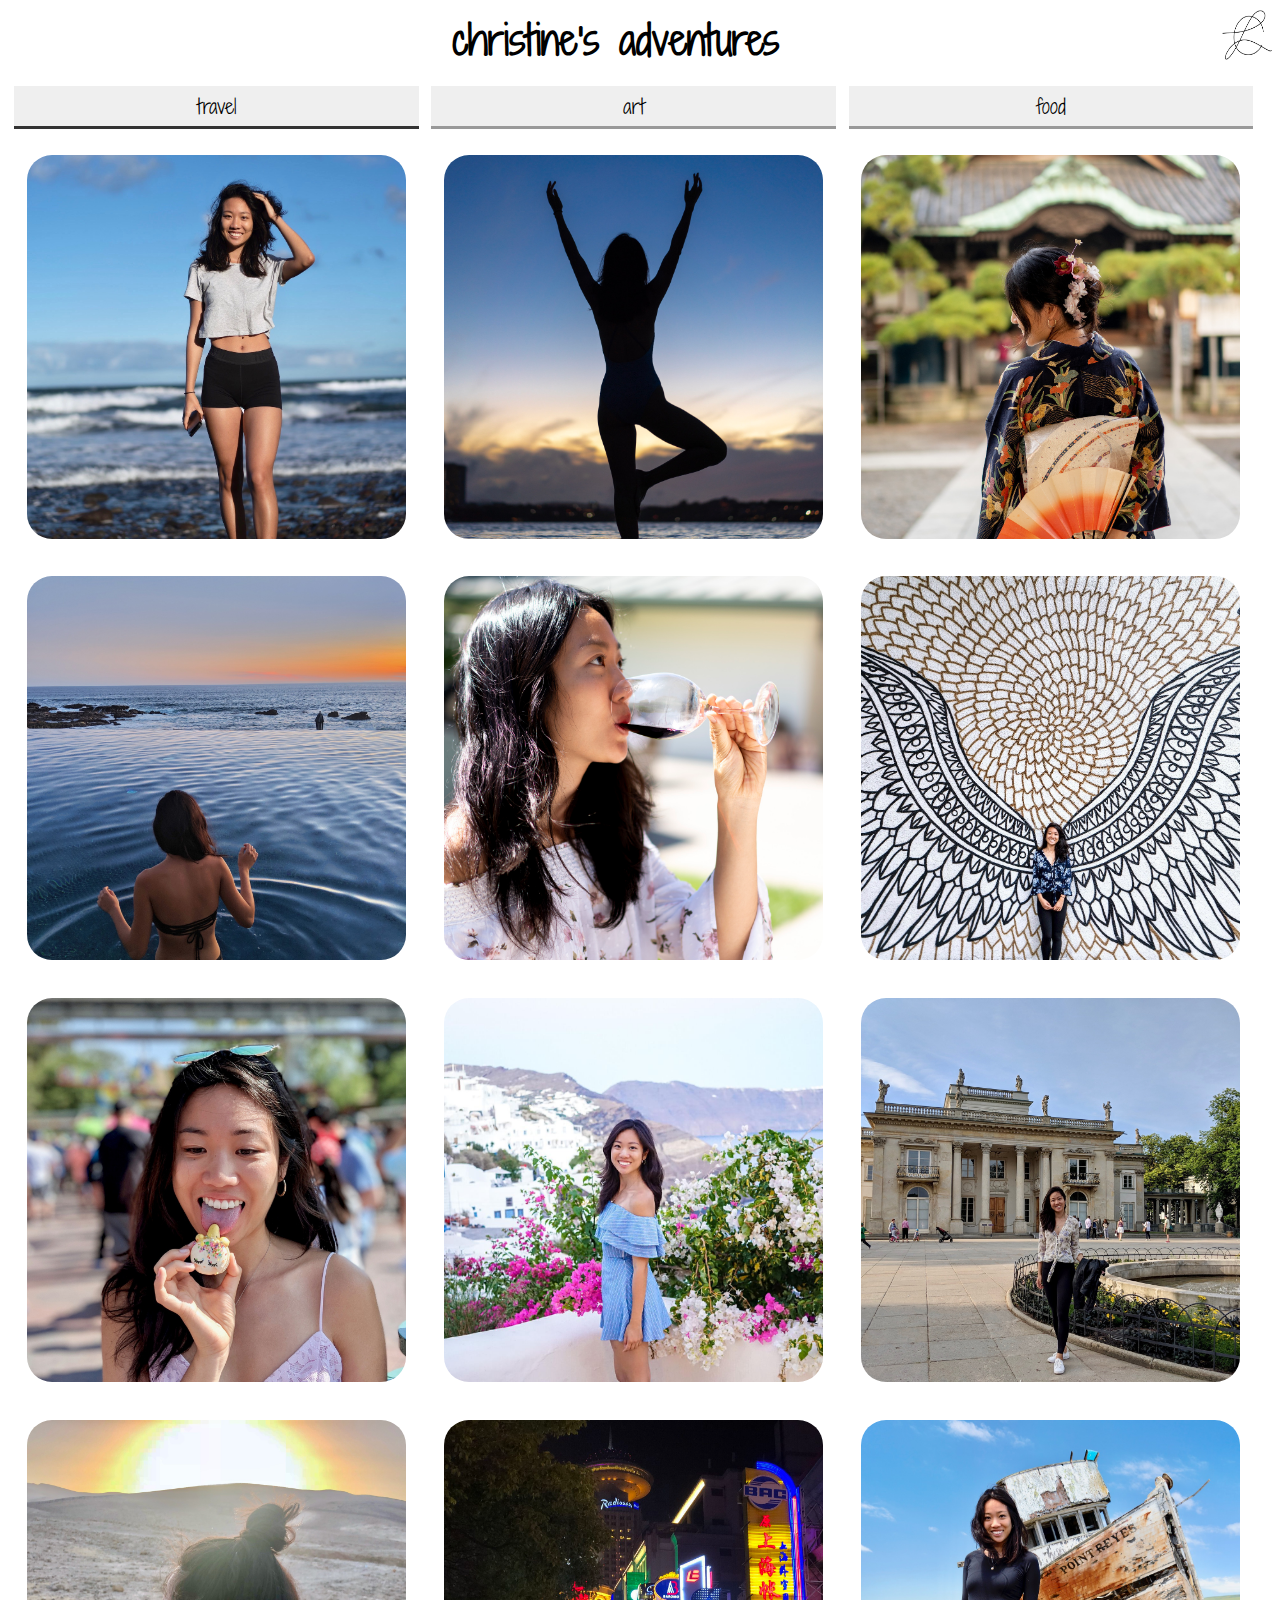
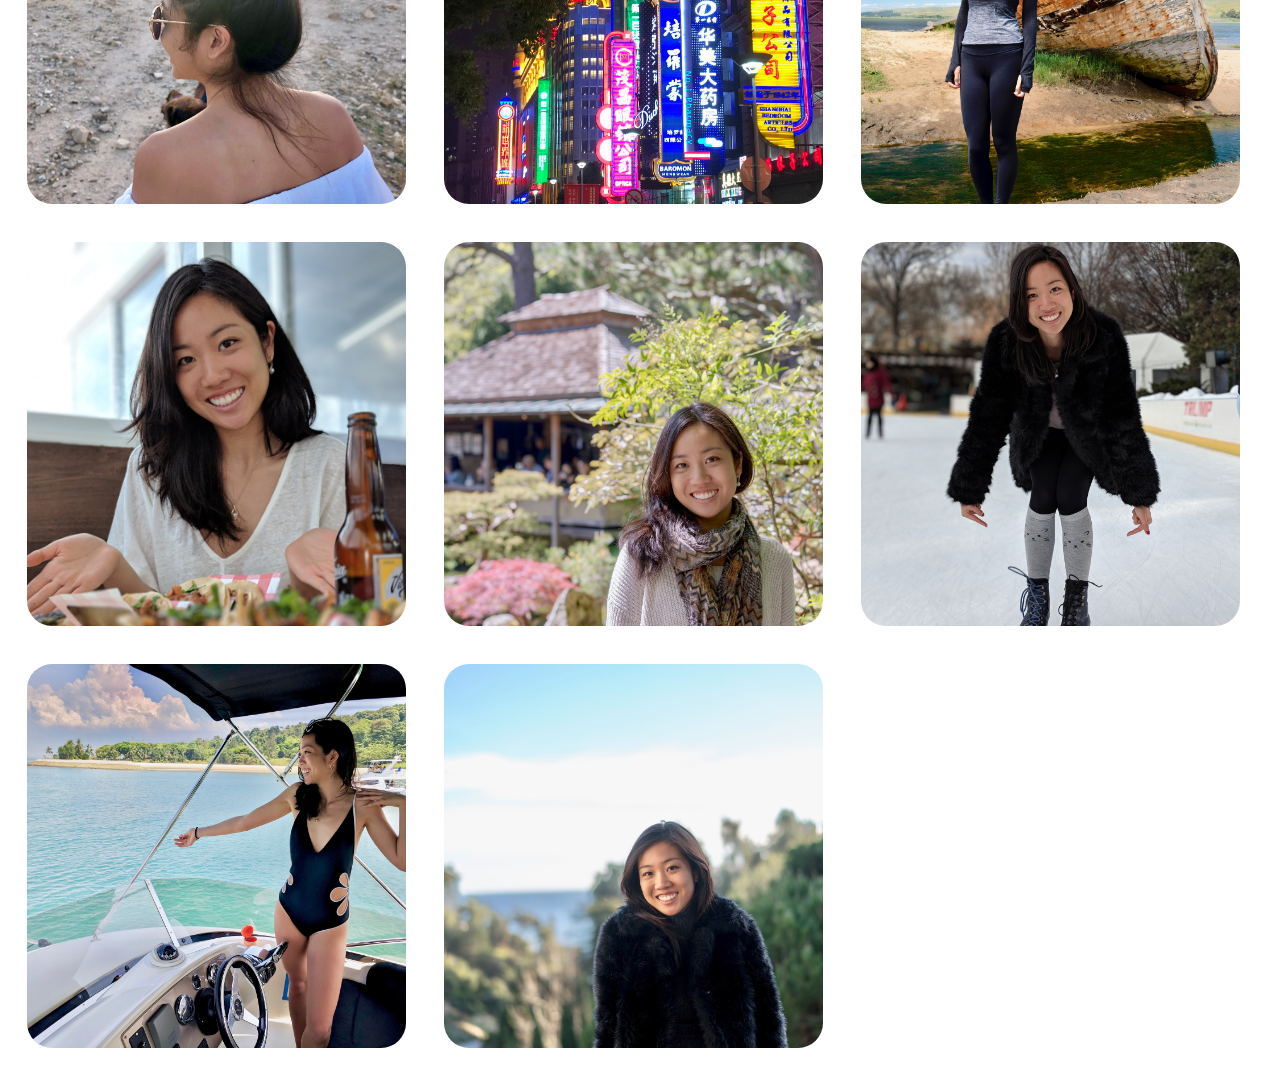
<file: index.html>
<!DOCTYPE html>
<html lang="en">

<head>
    <link href="https://fonts.googleapis.com/css?family=Shadows+Into+Light+Two" rel="stylesheet">
    <link rel="stylesheet" href="css/style.css">
    <link rel="stylesheet" href="css/image.css">  
    <link rel="stylesheet" href="css/tab.css">
    <script type="text/javascript" src="http://code.jquery.com/jquery-1.7.1.min.js"></script>
    <script src="js/opentab.js"></script>  
</head>

<body>
    
    <div class="header-container">
        <h1 class="title">christine's adventures</h1>
        <img class="signature" src="media/signature.png" alt="signature">    
    </div>

    <div class="tab">
        <button class="tablink" onclick="openTab('travel', this)" style="border-bottom: 3px solid #333;">travel</button>
        <button class="tablink" onclick="openTab('art', this)">art</button>
        <button class="tablink" onclick="openTab('food', this)">food</button>
    </div>
<div id="travel" class="img-container" style="display: block;"><div class="flip-card"><div class="flipper"><div class="front" id=2018_12_12_Hawaii.jpg><img class="main-image" src="media/travel/2018_12_12_Hawaii.jpg"></div><div class="back" id=2018_12_12_Hawaii.jpg><img class="main-image" src="media/travel/2018_12_12_Hawaii.jpg"><div class="back-description"><h1>Hawaii</h1><h2>December 12, 2018</h2></div></div></div></div><div class="flip-card"><div class="flipper"><div class="front" id=2018_12_09_Guam.jpg><img class="main-image" src="media/travel/2018_12_09_Guam.jpg"></div><div class="back" id=2018_12_09_Guam.jpg><img class="main-image" src="media/travel/2018_12_09_Guam.jpg"><div class="back-description"><h1>Guam</h1><h2>December 9, 2018</h2></div></div></div></div><div class="flip-card"><div class="flipper"><div class="front" id=2018_11_30_Tokyo.jpg><img class="main-image" src="media/travel/2018_11_30_Tokyo.jpg"></div><div class="back" id=2018_11_30_Tokyo.jpg><img class="main-image" src="media/travel/2018_11_30_Tokyo.jpg"><div class="back-description"><h1>Tokyo</h1><h2>November 30, 2018</h2></div></div></div></div><div class="flip-card"><div class="flipper"><div class="front" id=2018_10_26_Cabo.jpg><img class="main-image" src="media/travel/2018_10_26_Cabo.jpg"></div><div class="back" id=2018_10_26_Cabo.jpg><img class="main-image" src="media/travel/2018_10_26_Cabo.jpg"><div class="back-description"><h1>Cabo</h1><h2>October 26, 2018</h2></div></div></div></div><div class="flip-card"><div class="flipper"><div class="front" id=2018_08_26_SLO.jpg><img class="main-image" src="media/travel/2018_08_26_SLO.jpg"></div><div class="back" id=2018_08_26_SLO.jpg><img class="main-image" src="media/travel/2018_08_26_SLO.jpg"><div class="back-description"><h1>SLO</h1><h2>August 26, 2018</h2></div></div></div></div><div class="flip-card"><div class="flipper"><div class="front" id=2018_08_10_Vancouver.jpg><img class="main-image" src="media/travel/2018_08_10_Vancouver.jpg"></div><div class="back" id=2018_08_10_Vancouver.jpg><img class="main-image" src="media/travel/2018_08_10_Vancouver.jpg"><div class="back-description"><h1>Vancouver</h1><h2>August 10, 2018</h2></div></div></div></div><div class="flip-card"><div class="flipper"><div class="front" id=2018_07_19_Disneyland.jpg><img class="main-image" src="media/travel/2018_07_19_Disneyland.jpg"></div><div class="back" id=2018_07_19_Disneyland.jpg><img class="main-image" src="media/travel/2018_07_19_Disneyland.jpg"><div class="back-description"><h1>Disneyland</h1><h2>July 19, 2018</h2></div></div></div></div><div class="flip-card"><div class="flipper"><div class="front" id=2018_07_01_Santorini.jpg><img class="main-image" src="media/travel/2018_07_01_Santorini.jpg"></div><div class="back" id=2018_07_01_Santorini.jpg><img class="main-image" src="media/travel/2018_07_01_Santorini.jpg"><div class="back-description"><h1>Santorini</h1><h2>July 1, 2018</h2></div></div></div></div><div class="flip-card"><div class="flipper"><div class="front" id=2018_06_27_Warsaw.jpg><img class="main-image" src="media/travel/2018_06_27_Warsaw.jpg"></div><div class="back" id=2018_06_27_Warsaw.jpg><img class="main-image" src="media/travel/2018_06_27_Warsaw.jpg"><div class="back-description"><h1>Warsaw</h1><h2>June 27, 2018</h2></div></div></div></div><div class="flip-card"><div class="flipper"><div class="front" id=2018_06_24_Tel_Aviv.jpg><img class="main-image" src="media/travel/2018_06_24_Tel_Aviv.jpg"></div><div class="back" id=2018_06_24_Tel_Aviv.jpg><img class="main-image" src="media/travel/2018_06_24_Tel_Aviv.jpg"><div class="back-description"><h1>Tel Aviv</h1><h2>June 24, 2018</h2></div></div></div></div><div class="flip-card"><div class="flipper"><div class="front" id=2018_06_20_Shanghai.jpg><img class="main-image" src="media/travel/2018_06_20_Shanghai.jpg"></div><div class="back" id=2018_06_20_Shanghai.jpg><img class="main-image" src="media/travel/2018_06_20_Shanghai.jpg"><div class="back-description"><h1>Shanghai</h1><h2>June 20, 2018</h2></div></div></div></div><div class="flip-card"><div class="flipper"><div class="front" id=2018_05_26_Point_Reyes.jpg><img class="main-image" src="media/travel/2018_05_26_Point_Reyes.jpg"></div><div class="back" id=2018_05_26_Point_Reyes.jpg><img class="main-image" src="media/travel/2018_05_26_Point_Reyes.jpg"><div class="back-description"><h1>Point Reyes</h1><h2>May 26, 2018</h2></div></div></div></div><div class="flip-card"><div class="flipper"><div class="front" id=2018_05_19_Mexico_City.jpg><img class="main-image" src="media/travel/2018_05_19_Mexico_City.jpg"></div><div class="back" id=2018_05_19_Mexico_City.jpg><img class="main-image" src="media/travel/2018_05_19_Mexico_City.jpg"><div class="back-description"><h1>Mexico City</h1><h2>May 19, 2018</h2></div></div></div></div><div class="flip-card"><div class="flipper"><div class="front" id=2018_04_13_SF.jpg><img class="main-image" src="media/travel/2018_04_13_SF.jpg"></div><div class="back" id=2018_04_13_SF.jpg><img class="main-image" src="media/travel/2018_04_13_SF.jpg"><div class="back-description"><h1>SF</h1><h2>April 13, 2018</h2></div></div></div></div><div class="flip-card"><div class="flipper"><div class="front" id=2018_03_25_NYC.jpg><img class="main-image" src="media/travel/2018_03_25_NYC.jpg"></div><div class="back" id=2018_03_25_NYC.jpg><img class="main-image" src="media/travel/2018_03_25_NYC.jpg"><div class="back-description"><h1>NYC</h1><h2>March 25, 2018</h2></div></div></div></div><div class="flip-card"><div class="flipper"><div class="front" id=2018_03_15_Singapore.jpg><img class="main-image" src="media/travel/2018_03_15_Singapore.jpg"></div><div class="back" id=2018_03_15_Singapore.jpg><img class="main-image" src="media/travel/2018_03_15_Singapore.jpg"><div class="back-description"><h1>Singapore</h1><h2>March 15, 2018</h2></div></div></div></div><div class="flip-card"><div class="flipper"><div class="front" id=2018_03_04_LA.jpg><img class="main-image" src="media/travel/2018_03_04_LA.jpg"></div><div class="back" id=2018_03_04_LA.jpg><img class="main-image" src="media/travel/2018_03_04_LA.jpg"><div class="back-description"><h1>LA</h1><h2>March 4, 2018</h2></div></div></div></div></div></div><div id="art" class="img-container" style="display: none;"><div class="flip-card"><div class="flipper"><div class="front" id=2019_03_13_The_Oxbow.jpg><img class="main-image" src="media/art/2019_03_13_The_Oxbow.jpg"></div><div class="back" id=2019_03_13_The_Oxbow.jpg><img class="main-image" src="media/art/2019_03_13_The_Oxbow.jpg"><div class="back-description"><h1>The Oxbow</h1><h2>March 13, 2019</h2></div></div></div></div><div class="flip-card"><div class="flipper"><div class="front" id=2019_02_20_Carnation, Lily, Lily, Rose.jpg><img class="main-image" src="media/art/2019_02_20_Carnation, Lily, Lily, Rose.jpg"></div><div class="back" id=2019_02_20_Carnation, Lily, Lily, Rose.jpg><img class="main-image" src="media/art/2019_02_20_Carnation, Lily, Lily, Rose.jpg"><div class="back-description"><h1>Carnation, Lily, Lily, Rose</h1><h2>February 20, 2019</h2></div></div></div></div><div class="flip-card"><div class="flipper"><div class="front" id=2019_01_23_Mango.jpg><img class="main-image" src="media/art/2019_01_23_Mango.jpg"></div><div class="back" id=2019_01_23_Mango.jpg><img class="main-image" src="media/art/2019_01_23_Mango.jpg"><div class="back-description"><h1>Mango</h1><h2>January 23, 2019</h2></div></div></div></div><div class="flip-card"><div class="flipper"><div class="front" id=2019_01_16_Apple.jpg><img class="main-image" src="media/art/2019_01_16_Apple.jpg"></div><div class="back" id=2019_01_16_Apple.jpg><img class="main-image" src="media/art/2019_01_16_Apple.jpg"><div class="back-description"><h1>Apple</h1><h2>January 16, 2019</h2></div></div></div></div><div class="flip-card"><div class="flipper"><div class="front" id=2019_01_09_Values.jpg><img class="main-image" src="media/art/2019_01_09_Values.jpg"></div><div class="back" id=2019_01_09_Values.jpg><img class="main-image" src="media/art/2019_01_09_Values.jpg"><div class="back-description"><h1>Values</h1><h2>January 9, 2019</h2></div></div></div></div></div></div><div id="food" class="img-container" style="display: none;"><div class="flip-card"><div class="flipper"><div class="front" id=2019_03_16_Ramen.jpg><img class="main-image" src="media/food/2019_03_16_Ramen.jpg"></div><div class="back" id=2019_03_16_Ramen.jpg><img class="main-image" src="media/food/2019_03_16_Ramen.jpg"><div class="back-description"><h1>Ramen</h1><h2>March 16, 2019</h2></div></div></div></div><div class="flip-card"><div class="flipper"><div class="front" id=2019_02_09_Tuna_and_Veggies.jpg><img class="main-image" src="media/food/2019_02_09_Tuna_and_Veggies.jpg"></div><div class="back" id=2019_02_09_Tuna_and_Veggies.jpg><img class="main-image" src="media/food/2019_02_09_Tuna_and_Veggies.jpg"><div class="back-description"><h1>Tuna and Veggies</h1><h2>February 9, 2019</h2></div></div></div></div><div class="flip-card"><div class="flipper"><div class="front" id=2019_02_02_Lamb_and_Broccoli.jpg><img class="main-image" src="media/food/2019_02_02_Lamb_and_Broccoli.jpg"></div><div class="back" id=2019_02_02_Lamb_and_Broccoli.jpg><img class="main-image" src="media/food/2019_02_02_Lamb_and_Broccoli.jpg"><div class="back-description"><h1>Lamb and Broccoli</h1><h2>February 2, 2019</h2></div></div></div></div><div class="flip-card"><div class="flipper"><div class="front" id=2019_01_28_Steak_and_Broccoli.jpg><img class="main-image" src="media/food/2019_01_28_Steak_and_Broccoli.jpg"></div><div class="back" id=2019_01_28_Steak_and_Broccoli.jpg><img class="main-image" src="media/food/2019_01_28_Steak_and_Broccoli.jpg"><div class="back-description"><h1>Steak and Broccoli</h1><h2>January 28, 2019</h2></div></div></div></div><div class="flip-card"><div class="flipper"><div class="front" id=2019_01_13_Salmon_and_Asparagus.jpg><img class="main-image" src="media/food/2019_01_13_Salmon_and_Asparagus.jpg"></div><div class="back" id=2019_01_13_Salmon_and_Asparagus.jpg><img class="main-image" src="media/food/2019_01_13_Salmon_and_Asparagus.jpg"><div class="back-description"><h1>Salmon and Asparagus</h1><h2>January 13, 2019</h2></div></div></div></div><div class="flip-card"><div class="flipper"><div class="front" id=2019_01_12_Duck_and_Cauliflower.jpg><img class="main-image" src="media/food/2019_01_12_Duck_and_Cauliflower.jpg"></div><div class="back" id=2019_01_12_Duck_and_Cauliflower.jpg><img class="main-image" src="media/food/2019_01_12_Duck_and_Cauliflower.jpg"><div class="back-description"><h1>Duck and Cauliflower</h1><h2>January 12, 2019</h2></div></div></div></div></div></div></body></html>
</file>
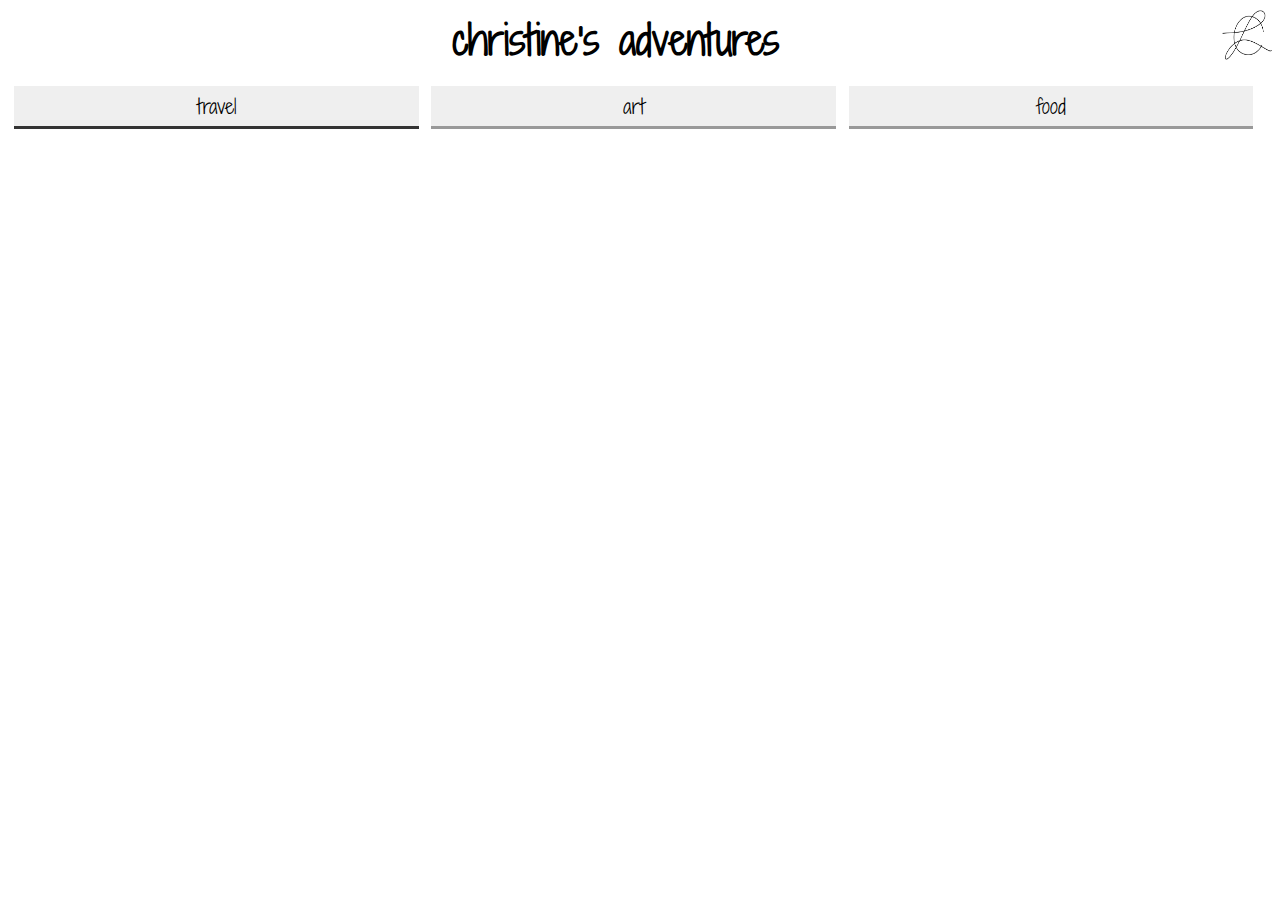
<file: template.html>
<!DOCTYPE html>
<html lang="en">

<head>
    <link href="https://fonts.googleapis.com/css?family=Shadows+Into+Light+Two" rel="stylesheet">
    <link rel="stylesheet" href="css/style.css">
    <link rel="stylesheet" href="css/image.css">  
    <link rel="stylesheet" href="css/tab.css">
    <script type="text/javascript" src="http://code.jquery.com/jquery-1.7.1.min.js"></script>
    <script src="js/opentab.js"></script>  
</head>

<body>
    
    <div class="header-container">
        <h1 class="title">christine's adventures</h1>
        <img class="signature" src="media/signature.png" alt="signature">    
    </div>

    <div class="tab">
        <button class="tablink" onclick="openTab('travel', this)" style="border-bottom: 3px solid #333;">travel</button>
        <button class="tablink" onclick="openTab('art', this)">art</button>
        <button class="tablink" onclick="openTab('food', this)">food</button>
    </div>
</file>
<file: css/style.css>
* {
    font-family: 'Shadows Into Light Two', cursive;
    color: black;
    text-align: center;
}

h1, h2 {
    width: 400px;
    max-width: 30vw;
}

.title {
    display: inline;
    font-size: 40px;
}

.header-container {
    width: 100%;
    height: 60px;
    margin: 10px 0px;
}

.signature {
    width: 50px;
    height: 50px;
    float: right;
}
.main-image {
    width: 100%;
    height: 100%;
    border-radius: 25px;
    object-fit: cover;
}

.back .main-image {
    opacity: 0.5;
}

.img-container {
    width: 100%;
}
/* entire flip card, keeps perspective */
.flip-card {
    width: 30%;
    height: 30vw;
    perspective: 1000px;
    float:left;
    margin: 1.5%;
}

/* flip speed goes here */
.flipper {
    position: relative;
    width: 100%;
    height: 100%;
	transition: 0.6s;
	transform-style: preserve-3d;
}

    .flip-card:hover .flipper {
        transform: rotateY(180deg);
    }

/* hide back of pane during swap */
.front, .back {
    position: absolute;
    width: 100%;
    height: 100%;
	backface-visibility: hidden;
}

/* front pane, placed above back */
.front {
	/* for firefox 31 */
    /* transform: rotateY(0deg); */
    z-index: 2;
}

/* back, initially hidden pane */
.back {
    transform: rotateY(180deg);
    z-index: 1;
}

.back-description {
    position: absolute;
    top: 50%;
    left: 50%;
    transform: translate(-50%, -50%);
}
</file>
<file: css/image.css>
.main-image {
    width: 100%;
    height: 100%;
    border-radius: 25px;
    object-fit: cover;
}

.back .main-image {
    opacity: 0.5;
}

.img-container {
    width: 100%;
}
/* entire flip card, keeps perspective */
#travel .flip-card {
    width: 30%;
    height: 30vw;
    perspective: 1000px;
    float:left;
    margin: 1.5%;
}

#art .flip-card {
    width: 30%;
    height: 22.5vw;
    perspective: 1000px;
    float:left;
    margin: 1.5%;
}

#food .flip-card {
    width: 22%;
    height: 30vw;
    perspective: 1000px;
    float:left;
    margin: 1.5%;
}

/* flip speed goes here */
.flipper {
    position: relative;
    width: 100%;
    height: 100%;
	transition: 0.6s;
	transform-style: preserve-3d;
}

    .flip-card:hover .flipper {
        transform: rotateY(180deg);
    }

/* hide back of pane during swap */
.front, .back {
    position: absolute;
    width: 100%;
    height: 100%;
	backface-visibility: hidden;
}

/* front pane, placed above back */
.front {
	/* for firefox 31 */
    /* transform: rotateY(0deg); */
    z-index: 2;
}

/* back, initially hidden pane */
.back {
    transform: rotateY(180deg);
    z-index: 1;
}

.back-description {
    position: absolute;
    top: 50%;
    left: 50%;
    transform: translate(-50%, -50%);
}
</file>
<file: css/tab.css>
/* Style the tab */
.tab {
  overflow: hidden;
}

/* Style the buttons inside the tab */
.tab button {
    float: left;
    border: 0;
    border-bottom: 3px solid #999;
    padding: 5px;
    outline: none;
    cursor: pointer;
    font-size: 20px;
    margin: 0.5%;
    width: 32%;
}

/* Change background color of buttons on hover */
.tab button:hover {
  border-bottom: 3px solid #333;
}
</file>
